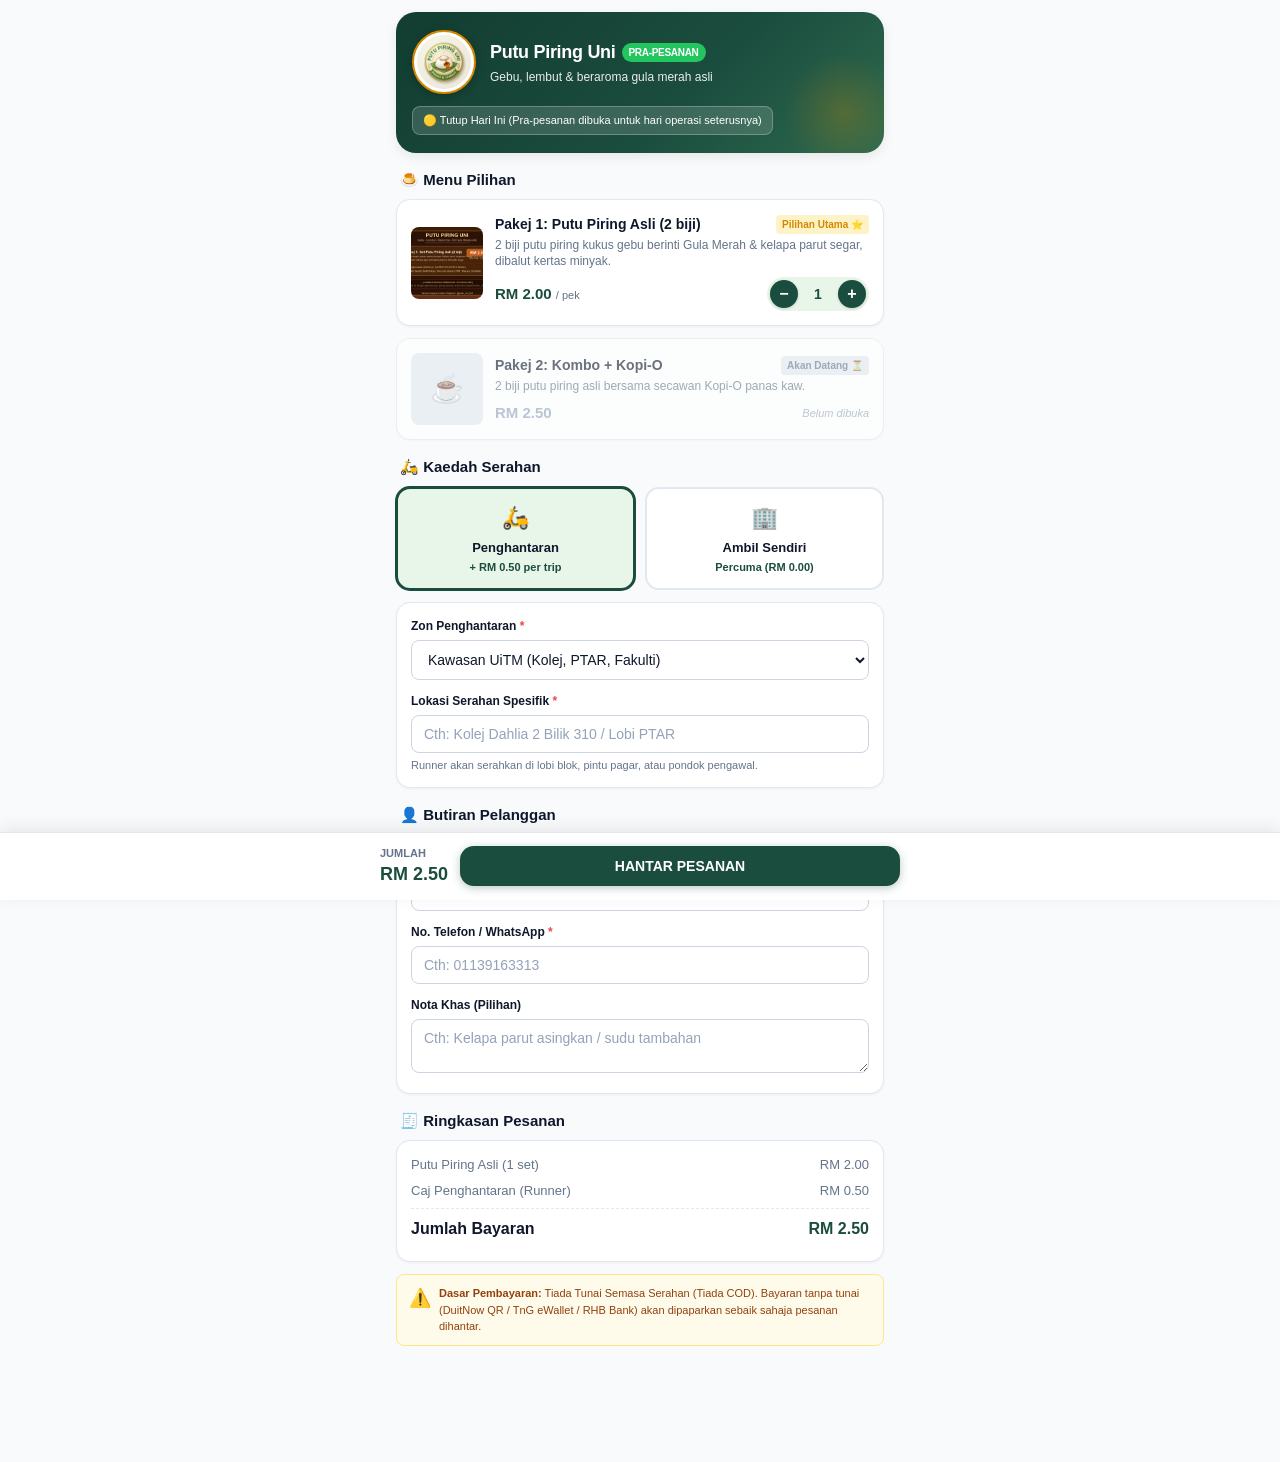
<file: index.html>
<!DOCTYPE html>
<html lang="ms">
<head>
    <meta charset="UTF-8">
    <meta name="viewport" content="width=device-width, initial-scale=1.0, maximum-scale=1.0, user-scalable=no, viewport-fit=cover">
    <title>Putu Piring Uni - Aplikasi Pesanan</title>
    <!-- Telegram WebApp JS SDK -->
    <script src="https://telegram.org/js/telegram-web-app.js"></script>
    <link rel="stylesheet" href="styles.css?v=1.0.1">
</head>
<body>
    <div class="container">
        <!-- Brand Header -->
        <header class="brand-header">
            <div class="brand-info">
                <img src="assets/putu_piring_uni_logo.png" alt="Putu Piring Uni" class="brand-logo" onerror="this.src='assets/putu_piring_uni_avatar_512.png'">
                <div class="brand-text">
                    <h1>Putu Piring Uni <span class="brand-badge">Pra-Pesanan</span></h1>
                    <div class="brand-tagline">Gebu, lembut & beraroma gula merah asli</div>
                </div>
            </div>
            <div class="schedule-pill" id="schedulePill">
                🟢 Memuatkan jadual operasi...
            </div>
        </header>

        <!-- Menu Section -->
        <h2 class="section-title">🍮 Menu Pilihan</h2>
        
        <!-- Pakej 1 (Active) -->
        <div class="card menu-card">
            <img src="assets/menu_placeholder.jpg" alt="Pakej 1" class="menu-thumb" onerror="this.style.display='none'">
            <div class="menu-content">
                <div class="menu-title">
                    <span>Pakej 1: Putu Piring Asli (2 biji)</span>
                    <span class="tag-popular">Pilihan Utama ⭐</span>
                </div>
                <div class="menu-desc">2 biji putu piring kukus gebu berinti Gula Merah & kelapa parut segar, dibalut kertas minyak.</div>
                <div class="menu-price-row">
                    <div class="menu-price">RM 2.00 <span style="font-size: 11px; font-weight: normal; color: var(--text-muted);">/ pek</span></div>
                    <div class="stepper">
                        <button type="button" class="stepper-btn" id="btnMinus" aria-label="Kurangkan">−</button>
                        <span class="stepper-val" id="qtyVal">1</span>
                        <button type="button" class="stepper-btn" id="btnPlus" aria-label="Tambah">+</button>
                    </div>
                </div>
            </div>
        </div>

        <!-- Pakej 2 (Coming Soon) -->
        <div class="card menu-card disabled">
            <div class="menu-thumb" style="display: flex; align-items: center; justify-content: center; font-size: 28px; background: #e2e8f0;">☕</div>
            <div class="menu-content">
                <div class="menu-title">
                    <span>Pakej 2: Kombo + Kopi-O</span>
                    <span class="tag-soon">Akan Datang ⏳</span>
                </div>
                <div class="menu-desc">2 biji putu piring asli bersama secawan Kopi-O panas kaw.</div>
                <div class="menu-price-row">
                    <div class="menu-price" style="color: #94a3b8;">RM 2.50</div>
                    <span style="font-size: 11px; color: #94a3b8; font-style: italic;">Belum dibuka</span>
                </div>
            </div>
        </div>

        <!-- Fulfillment Method Section -->
        <h2 class="section-title">🛵 Kaedah Serahan</h2>
        <div class="fulfillment-grid">
            <div class="fulfillment-btn active" id="radioDelivery">
                <div class="fulfillment-icon">🛵</div>
                <div class="fulfillment-title">Penghantaran</div>
                <div class="fulfillment-fee">+ RM 0.50 per trip</div>
            </div>
            <div class="fulfillment-btn" id="radioPickup">
                <div class="fulfillment-icon">🏢</div>
                <div class="fulfillment-title">Ambil Sendiri</div>
                <div class="fulfillment-fee">Percuma (RM 0.00)</div>
            </div>
        </div>

        <!-- Delivery Fields -->
        <div id="deliveryFields" class="card">
            <div class="form-group">
                <label for="inputZone" class="form-label">Zon Penghantaran <span class="req">*</span></label>
                <select id="inputZone" class="form-select">
                    <option value="Kawasan UiTM (Kolej Kediaman, PTAR, Lobi Fakulti)">Kawasan UiTM (Kolej, PTAR, Fakulti)</option>
                    <option value="RPTU (Residensi Pelajar Luar Kampus)">RPTU (Residensi Pelajar Luar Kampus)</option>
                    <option value="Kawasan Fasa 5 (Lembah Bujang)">Kawasan Fasa 5 (Lembah Bujang)</option>
                </select>
            </div>
            <div class="form-group" style="margin-bottom: 0;">
                <label for="inputAddress" class="form-label">Lokasi Serahan Spesifik <span class="req">*</span></label>
                <input type="text" id="inputAddress" class="form-input" placeholder="Cth: Kolej Dahlia 2 Bilik 310 / Lobi PTAR">
                <div style="font-size: 11px; color: var(--text-muted); margin-top: 4px;">Runner akan serahkan di lobi blok, pintu pagar, atau pondok pengawal.</div>
            </div>
        </div>

        <!-- Pickup Fields -->
        <div id="pickupFields" class="card" style="display: none;">
            <div class="pickup-info-box" id="pickupVenueText">
                Memuatkan lokasi ambil sendiri...
            </div>
        </div>

        <!-- Customer Details Section -->
        <h2 class="section-title">👤 Butiran Pelanggan</h2>
        <div class="card">
            <div class="form-group">
                <label for="inputName" class="form-label">Nama Penuh <span class="req">*</span></label>
                <input type="text" id="inputName" class="form-input" placeholder="Cth: Muhammad Nasrul">
            </div>
            <div class="form-group">
                <label for="inputPhone" class="form-label">No. Telefon / WhatsApp <span class="req">*</span></label>
                <input type="tel" id="inputPhone" class="form-input" placeholder="Cth: 01139163313">
            </div>
            <div class="form-group" style="margin-bottom: 0;">
                <label for="inputNotes" class="form-label">Nota Khas (Pilihan)</label>
                <textarea id="inputNotes" class="form-textarea" placeholder="Cth: Kelapa parut asingkan / sudu tambahan"></textarea>
            </div>
        </div>

        <!-- Order Summary Section -->
        <h2 class="section-title">🧾 Ringkasan Pesanan</h2>
        <div class="card">
            <div class="breakdown-row">
                <span>Putu Piring Asli (<span id="summaryQty">1 set</span>)</span>
                <span id="summaryFoodSubtotal">RM 2.00</span>
            </div>
            <div class="breakdown-row" id="summaryDeliveryRow">
                <span>Caj Penghantaran (Runner)</span>
                <span id="summaryDeliveryFee">RM 0.50</span>
            </div>
            <div class="breakdown-row total-row">
                <span>Jumlah Bayaran</span>
                <span class="total-amount" id="summaryTotalAmount">RM 2.50</span>
            </div>
        </div>

        <!-- Strict Payment Policy Alert -->
        <div class="alert-box">
            <div style="font-size: 18px;">⚠️</div>
            <div>
                <b>Dasar Pembayaran:</b> Tiada Tunai Semasa Serahan (Tiada COD). Bayaran tanpa tunai (DuitNow QR / TnG eWallet / RHB Bank) akan dipaparkan sebaik sahaja pesanan dihantar.
            </div>
        </div>
    </div>

    <!-- Sticky Bottom Checkout Bar (for browsers or Telegram Web) -->
    <div class="bottom-bar">
        <div class="bottom-container">
            <div>
                <div class="bottom-total-label">Jumlah</div>
                <div class="bottom-total-val" id="bottomTotalAmount">RM 2.50</div>
            </div>
            <button type="button" class="btn-submit" id="btnSubmit">
                HANTAR PESANAN
            </button>
        </div>
    </div>

    <script src="app.js?v=1.0.1"></script>
</body>
</html>
</file>
<file: styles.css>
:root {
    --primary: #1b4d3e;
    --primary-light: #2d6a4f;
    --primary-soft: #e8f5e9;
    --accent: #d48800;
    --accent-light: #fef3c7;
    --bg-page: #f8fafc;
    --bg-card: #ffffff;
    --text-main: #0f172a;
    --text-muted: #64748b;
    --input-bg: #ffffff;
    --input-text: #0f172a;
    --input-border: #cbd5e1;
    --input-placeholder: #94a3b8;
    --border: #e2e8f0;
    --bottom-bar-bg: #ffffff;
    --radius-sm: 8px;
    --radius-md: 14px;
    --radius-lg: 20px;
    --shadow-sm: 0 1px 3px rgba(0, 0, 0, 0.05);
    --shadow-md: 0 4px 12px rgba(0, 0, 0, 0.08);
    --font: -apple-system, BlinkMacSystemFont, "Segoe UI", Roboto, "Helvetica Neue", Arial, sans-serif;
}

body.dark-mode {
    --bg-page: #0f172a;
    --bg-card: #1e293b;
    --text-main: #f8fafc;
    --text-muted: #94a3b8;
    --input-bg: #0f172a;
    --input-text: #f8fafc;
    --input-border: #475569;
    --input-placeholder: #64748b;
    --border: #334155;
    --primary-soft: rgba(45, 106, 79, 0.3);
    --bottom-bar-bg: #1e293b;
}

@media (prefers-color-scheme: dark) {
    :root:not(.light-forced) {
        --bg-page: #0f172a;
        --bg-card: #1e293b;
        --text-main: #f8fafc;
        --text-muted: #94a3b8;
        --input-bg: #0f172a;
        --input-text: #f8fafc;
        --input-border: #475569;
        --input-placeholder: #64748b;
        --border: #334155;
        --primary-soft: rgba(45, 106, 79, 0.3);
        --bottom-bar-bg: #1e293b;
    }
}

* {
    box-sizing: border-box;
    margin: 0;
    padding: 0;
    -webkit-tap-highlight-color: transparent;
}

body {
    font-family: var(--font);
    background-color: var(--bg-page);
    color: var(--text-main);
    line-height: 1.5;
    font-size: 14px;
    padding-bottom: calc(90px + env(safe-area-inset-bottom, 20px));
}

.container {
    max-width: 520px;
    margin: 0 auto;
    padding: 12px 16px;
}

/* Header & Banner */
.brand-header {
    background: linear-gradient(135deg, #123d30 0%, #1b4d3e 60%, #2d6a4f 100%);
    color: #ffffff;
    border-radius: var(--radius-lg);
    padding: 18px 16px;
    margin-bottom: 16px;
    position: relative;
    overflow: hidden;
    box-shadow: var(--shadow-md);
}

.brand-header::after {
    content: "";
    position: absolute;
    right: -20px;
    bottom: -20px;
    width: 120px;
    height: 120px;
    background: radial-gradient(circle, rgba(212, 136, 0, 0.25) 0%, transparent 70%);
    pointer-events: none;
}

.brand-info {
    display: flex;
    align-items: center;
    gap: 14px;
}

.brand-logo {
    width: 64px;
    height: 64px;
    border-radius: 50%;
    object-fit: cover;
    background: #ffffff;
    padding: 3px;
    border: 2px solid var(--accent);
    box-shadow: 0 2px 8px rgba(0,0,0,0.2);
    flex-shrink: 0;
}

.brand-text h1 {
    font-size: 18px;
    font-weight: 700;
    display: flex;
    align-items: center;
    gap: 6px;
    letter-spacing: -0.3px;
}

.brand-badge {
    background: #22c55e;
    color: #ffffff;
    font-size: 10px;
    font-weight: 700;
    padding: 2px 7px;
    border-radius: 999px;
    text-transform: uppercase;
}

.brand-tagline {
    font-size: 12px;
    opacity: 0.9;
    margin-top: 2px;
}

.schedule-pill {
    margin-top: 12px;
    display: inline-flex;
    align-items: center;
    gap: 6px;
    background: rgba(255, 255, 255, 0.15);
    backdrop-filter: blur(8px);
    border: 1px solid rgba(255, 255, 255, 0.25);
    padding: 5px 10px;
    border-radius: var(--radius-sm);
    font-size: 11px;
    font-weight: 500;
}

/* Sections & Cards */
.section-title {
    font-size: 15px;
    font-weight: 700;
    margin: 16px 0 8px 4px;
    color: var(--text-main);
    display: flex;
    align-items: center;
    gap: 6px;
}

.card {
    background-color: var(--bg-card);
    border: 1px solid var(--border);
    border-radius: var(--radius-md);
    padding: 14px;
    margin-bottom: 12px;
    box-shadow: var(--shadow-sm);
    transition: transform 0.15s ease, border-color 0.15s ease;
}

/* Menu Item Card */
.menu-card {
    display: flex;
    gap: 12px;
    align-items: center;
    position: relative;
}

.menu-card.disabled {
    opacity: 0.6;
    background-color: var(--bg-card);
}

.menu-thumb {
    width: 72px;
    height: 72px;
    border-radius: var(--radius-sm);
    object-fit: cover;
    background: #e2e8f0;
    flex-shrink: 0;
}

.menu-content {
    flex: 1;
    min-width: 0;
}

.menu-title {
    font-size: 14px;
    font-weight: 700;
    color: var(--text-main);
    display: flex;
    align-items: center;
    justify-content: space-between;
}

.menu-desc {
    font-size: 12px;
    color: var(--text-muted);
    margin-top: 2px;
    line-height: 1.35;
}

.menu-price-row {
    display: flex;
    align-items: center;
    justify-content: space-between;
    margin-top: 8px;
}

.menu-price {
    font-size: 15px;
    font-weight: 800;
    color: var(--primary);
}

.tag-popular {
    font-size: 10px;
    font-weight: 700;
    background: var(--accent-light);
    color: var(--accent);
    padding: 2px 6px;
    border-radius: 4px;
}

.tag-soon {
    font-size: 10px;
    font-weight: 700;
    background: #e2e8f0;
    color: #64748b;
    padding: 2px 6px;
    border-radius: 4px;
}

/* Stepper Control */
.stepper {
    display: inline-flex;
    align-items: center;
    background: var(--primary-soft);
    border-radius: 999px;
    padding: 3px;
    gap: 10px;
}

.stepper-btn {
    width: 28px;
    height: 28px;
    border-radius: 50%;
    border: none;
    background: var(--primary);
    color: #ffffff;
    font-size: 16px;
    font-weight: 700;
    display: flex;
    align-items: center;
    justify-content: center;
    cursor: pointer;
    box-shadow: 0 1px 3px rgba(0,0,0,0.15);
}

.stepper-btn:active {
    transform: scale(0.92);
}

.stepper-val {
    font-size: 14px;
    font-weight: 700;
    min-width: 20px;
    text-align: center;
    color: var(--primary);
}

/* Fulfillment Method Grid */
.fulfillment-grid {
    display: grid;
    grid-template-columns: 1fr 1fr;
    gap: 10px;
    margin-bottom: 12px;
}

.fulfillment-btn {
    border: 2px solid var(--border);
    border-radius: var(--radius-md);
    background: var(--bg-card);
    padding: 12px 10px;
    text-align: center;
    cursor: pointer;
    transition: all 0.2s ease;
}

.fulfillment-btn.active {
    border-color: var(--primary);
    background: var(--primary-soft);
    box-shadow: 0 0 0 1px var(--primary);
}

.fulfillment-icon {
    font-size: 22px;
    margin-bottom: 4px;
}

.fulfillment-title {
    font-size: 13px;
    font-weight: 700;
    color: var(--text-main);
}

.fulfillment-fee {
    font-size: 11px;
    font-weight: 600;
    color: var(--primary);
    margin-top: 2px;
}

/* Form Controls - HIGH CONTRAST & BULLETPROOF READABILITY */
.form-group {
    margin-bottom: 12px;
}

.form-label {
    display: block;
    font-size: 12px;
    font-weight: 600;
    color: var(--text-main);
    margin-bottom: 5px;
}

.form-label span.req {
    color: #ef4444;
}

.form-input, .form-select, .form-textarea {
    width: 100%;
    padding: 10px 12px;
    border: 1.5px solid var(--input-border, #cbd5e1);
    border-radius: var(--radius-sm);
    font-family: inherit;
    font-size: 14px;
    background-color: var(--input-bg, #ffffff) !important;
    color: var(--input-text, #0f172a) !important;
    -webkit-text-fill-color: var(--input-text, #0f172a) !important;
    transition: border-color 0.15s ease, box-shadow 0.15s ease;
}

.form-input:focus, .form-select:focus, .form-textarea:focus {
    outline: none;
    border-color: var(--primary);
    box-shadow: 0 0 0 3px rgba(27, 77, 62, 0.2);
}

.form-input::placeholder, .form-textarea::placeholder {
    color: var(--input-placeholder, #94a3b8) !important;
    -webkit-text-fill-color: var(--input-placeholder, #94a3b8) !important;
    opacity: 1;
}

.form-select option {
    background-color: var(--input-bg, #ffffff);
    color: var(--input-text, #0f172a);
}

.form-textarea {
    resize: vertical;
    min-height: 54px;
}

.pickup-info-box {
    background: #f0fdf4;
    border: 1px dashed #86efac;
    border-radius: var(--radius-sm);
    padding: 10px 12px;
    font-size: 12px;
    color: #166534;
    line-height: 1.4;
}

body.dark-mode .pickup-info-box {
    background: rgba(22, 101, 52, 0.2);
    border-color: #22c55e;
    color: #86efac;
}

.pickup-info-box a {
    color: #15803d;
    font-weight: 700;
    text-decoration: underline;
}

body.dark-mode .pickup-info-box a {
    color: #4ade80;
}

/* Price Breakdown */
.breakdown-row {
    display: flex;
    justify-content: space-between;
    font-size: 13px;
    color: var(--text-muted);
    margin-bottom: 6px;
}

.breakdown-row.total-row {
    border-top: 1px dashed var(--border);
    padding-top: 8px;
    margin-top: 8px;
    font-size: 16px;
    font-weight: 800;
    color: var(--text-main);
}

.breakdown-row.total-row .total-amount {
    color: var(--primary);
}

body.dark-mode .breakdown-row.total-row .total-amount {
    color: #4ade80;
}

/* Notices */
.alert-box {
    background: #fffbeb;
    border: 1px solid #fde68a;
    border-radius: var(--radius-sm);
    padding: 10px 12px;
    font-size: 11px;
    color: #92400e;
    margin-bottom: 14px;
    display: flex;
    gap: 8px;
    align-items: flex-start;
}

body.dark-mode .alert-box {
    background: rgba(146, 64, 14, 0.2);
    border-color: #d97706;
    color: #fde68a;
}

/* Sticky Bottom Bar */
.bottom-bar {
    position: fixed;
    bottom: 0;
    left: 0;
    right: 0;
    background-color: var(--bottom-bar-bg, #ffffff);
    border-top: 1px solid var(--border);
    padding: 12px 16px calc(12px + env(safe-area-inset-bottom, 0px));
    box-shadow: 0 -4px 16px rgba(0, 0, 0, 0.08);
    z-index: 100;
}

.bottom-container {
    max-width: 520px;
    margin: 0 auto;
    display: flex;
    align-items: center;
    justify-content: space-between;
    gap: 12px;
}

.bottom-total-label {
    font-size: 11px;
    color: var(--text-muted);
    text-transform: uppercase;
    font-weight: 600;
}

.bottom-total-val {
    font-size: 18px;
    font-weight: 800;
    color: var(--primary);
}

body.dark-mode .bottom-total-val {
    color: #4ade80;
}

.btn-submit {
    flex: 1;
    background: var(--primary);
    color: #ffffff;
    border: none;
    border-radius: var(--radius-md);
    padding: 12px 18px;
    font-size: 14px;
    font-weight: 700;
    cursor: pointer;
    box-shadow: 0 2px 8px rgba(27, 77, 62, 0.3);
    transition: background-color 0.15s, transform 0.1s;
}

.btn-submit:active {
    background: #14382c;
    transform: scale(0.98);
}

.btn-submit:disabled {
    background: #94a3b8;
    cursor: not-allowed;
    box-shadow: none;
}
</file>
